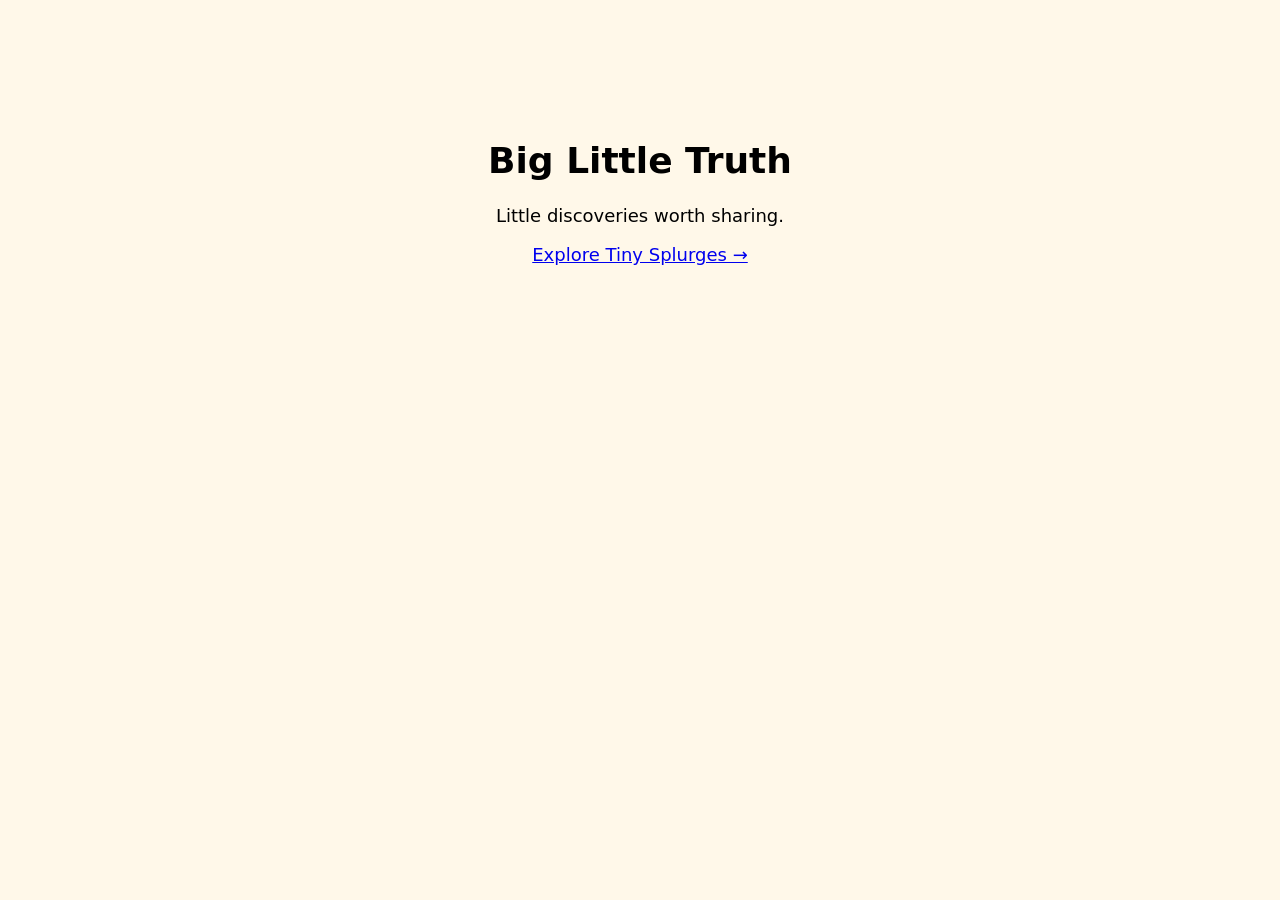
<file: index.html>
<!doctype html><html lang="en"><meta charset="utf-8"><meta name="viewport" content="width=device-width,initial-scale=1"><title>Big Little Truth</title><body style="font:18px system-ui;background:#fff8e9;text-align:center;padding:12vh 20px"><h1>Big Little Truth</h1><p>Little discoveries worth sharing.</p><a href="/tinysplurges/">Explore Tiny Splurges →</a></body></html>
</file>
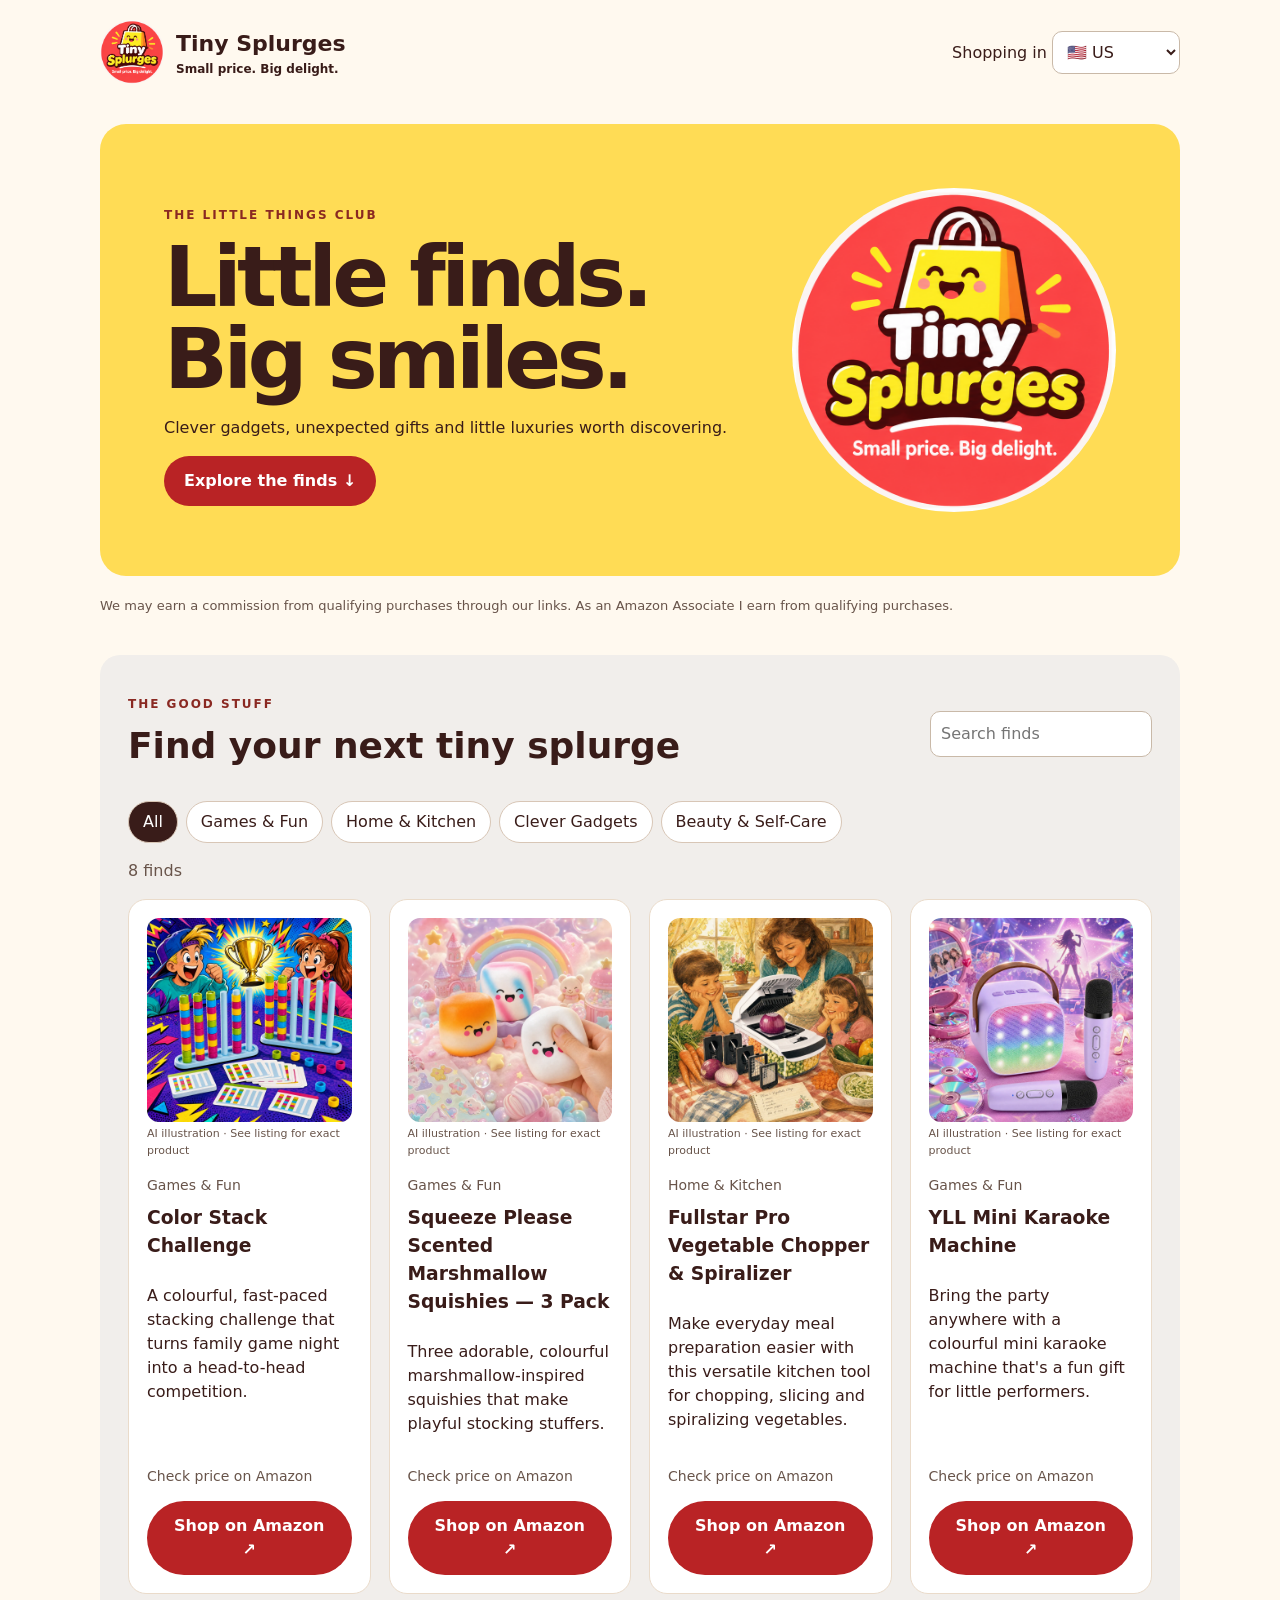
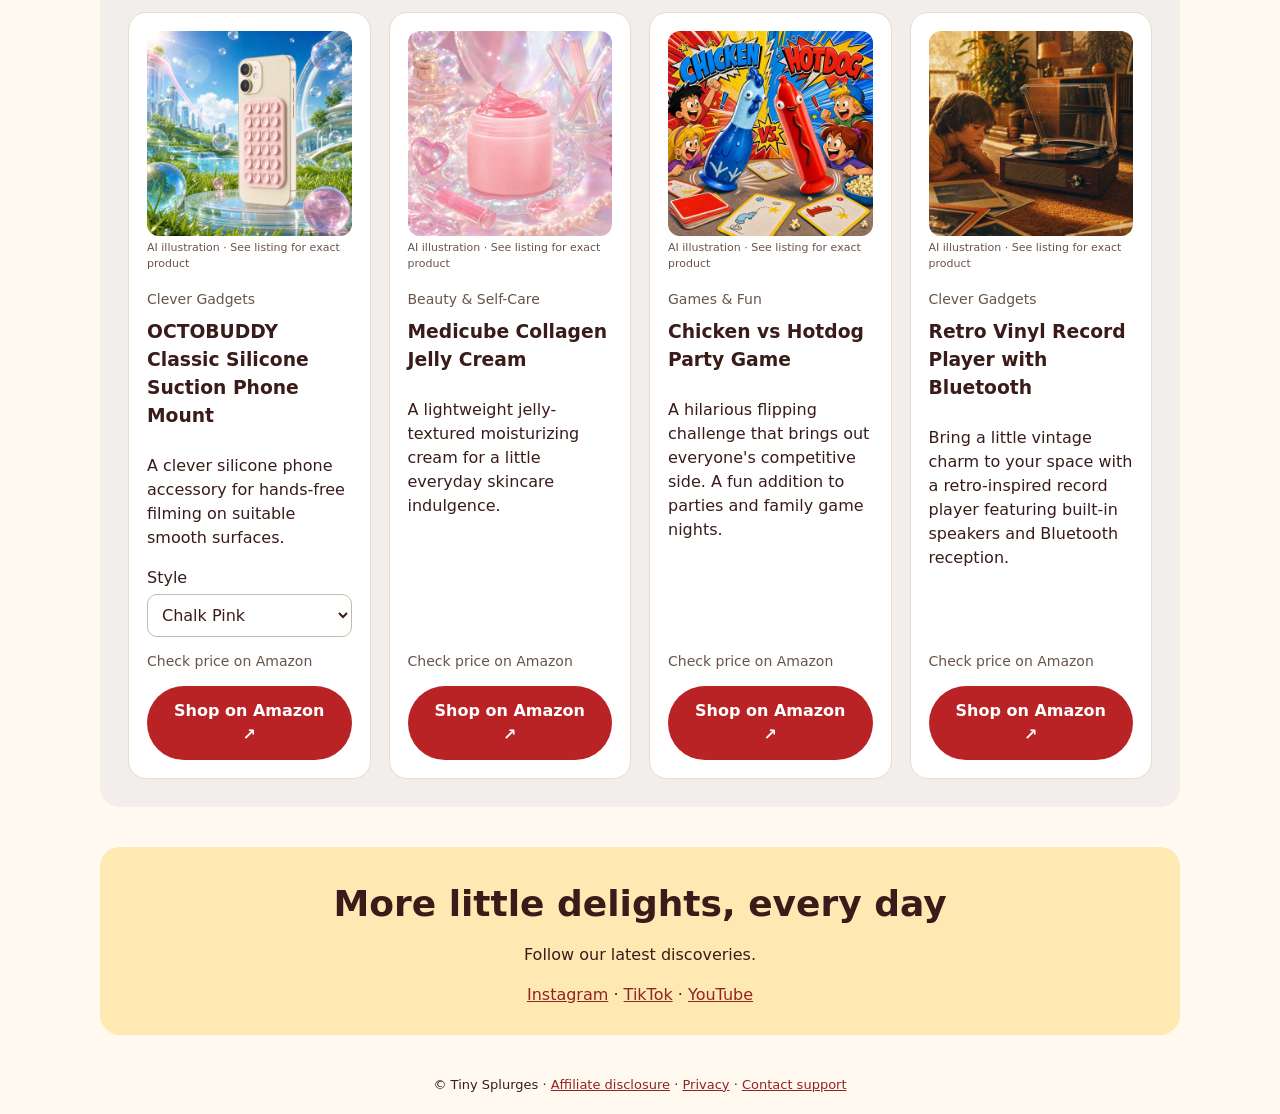
<file: tinysplurges/index.html>
<!doctype html>
<html lang="en">
<head>
  <meta charset="utf-8">
  <meta name="viewport" content="width=device-width,initial-scale=1">
  <title>Tiny Splurges | Small price. Big delight.</title>
  <meta name="description" content="Discover clever gadgets, funny gifts and affordable little luxuries.">
  <link rel="stylesheet" href="styles.css">
  <script defer src="app.js"></script>
</head>
<body>
  <header>
    <a href="./" class="brand">
      <img src="assets/logo.png" alt="Tiny Splurges">
      <span>Tiny Splurges<small>Small price. Big delight.</small></span>
    </a>
    <label>Shopping in
      <select id="region">
        <option value="US">🇺🇸 US</option>
        <option value="CA">🇨🇦 Canada</option>
      </select>
    </label>
  </header>
  <main>
    <section class="hero">
      <div>
        <p class="eyebrow">THE LITTLE THINGS CLUB</p>
        <h1>Little finds.<br>Big smiles.</h1>
        <p>Clever gadgets, unexpected gifts and little luxuries worth discovering.</p>
        <a class="button" href="#finds">Explore the finds ↓</a>
      </div>
      <img src="assets/logo.png" alt="">
    </section>
    <p class="disclosure">We may earn a commission from qualifying purchases through our links. As an Amazon Associate I earn from qualifying purchases.</p>
    <section id="finds">
      <div class="sectionhead">
        <div>
          <p class="eyebrow">THE GOOD STUFF</p>
          <h2>Find your next tiny splurge</h2>
        </div>
        <input id="search" type="search" placeholder="Search finds" aria-label="Search products">
      </div>
      <nav id="filters" aria-label="Product categories"></nav>
      <p id="status" role="status"></p>
      <div id="products" class="products"></div>
    </section>
    <section class="social">
      <h2>More little delights, every day</h2>
      <p>Follow our latest discoveries.</p>
      <a href="https://www.instagram.com/shoptinysplurges/">Instagram</a> ·
      <a href="https://www.tiktok.com/@shoptinysplurges">TikTok</a> ·
      <a href="https://www.youtube.com/@ShopTinySplurges">YouTube</a>
    </section>
  </main>
  <footer>
    © Tiny Splurges · <a href="disclosure.html">Affiliate disclosure</a> ·
    <a href="privacy.html">Privacy</a> ·
    <a href="mailto:support@biglittletruth.com">Contact support</a>
  </footer>
</body>
</html>
</file>
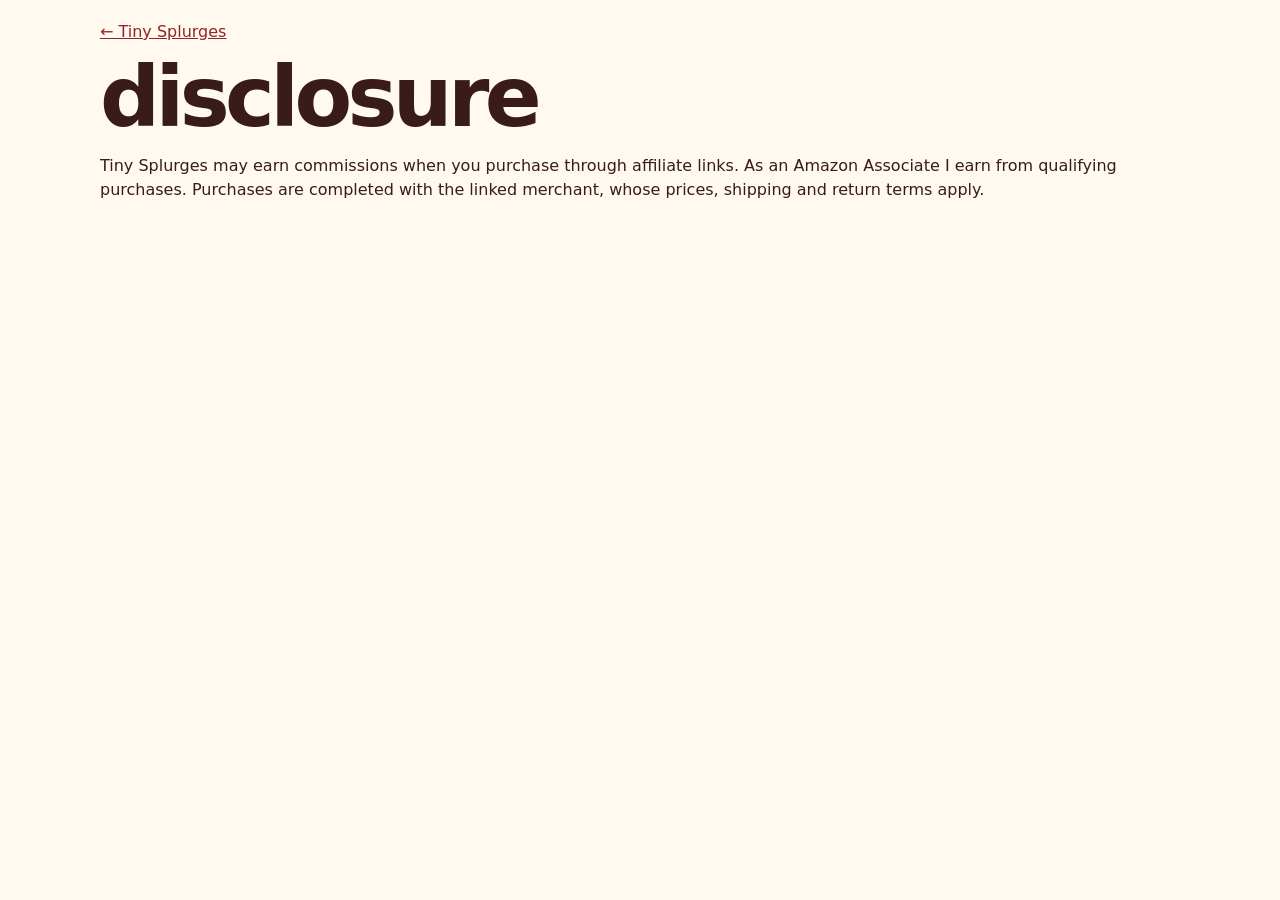
<file: tinysplurges/disclosure.html>
<!doctype html><html lang="en"><meta charset="utf-8"><meta name="viewport" content="width=device-width,initial-scale=1"><title>disclosure | Tiny Splurges</title><link rel="stylesheet" href="styles.css"><main><a href="./">← Tiny Splurges</a><h1>disclosure</h1><p>Tiny Splurges may earn commissions when you purchase through affiliate links. As an Amazon Associate I earn from qualifying purchases. Purchases are completed with the linked merchant, whose prices, shipping and return terms apply.</p></main></html>
</file>
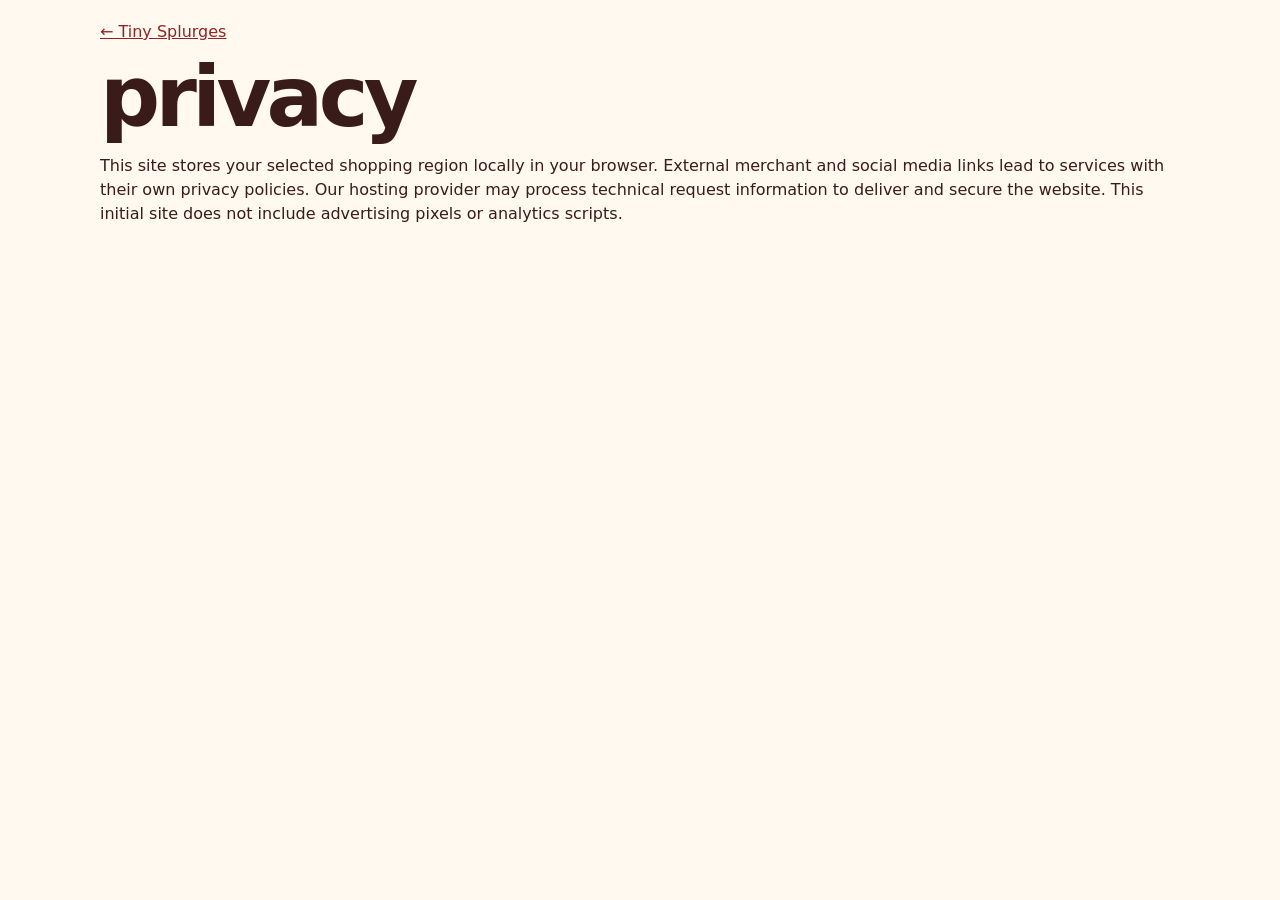
<file: tinysplurges/privacy.html>
<!doctype html><html lang="en"><meta charset="utf-8"><meta name="viewport" content="width=device-width,initial-scale=1"><title>privacy | Tiny Splurges</title><link rel="stylesheet" href="styles.css"><main><a href="./">← Tiny Splurges</a><h1>privacy</h1><p>This site stores your selected shopping region locally in your browser. External merchant and social media links lead to services with their own privacy policies. Our hosting provider may process technical request information to deliver and secure the website. This initial site does not include advertising pixels or analytics scripts.</p></main></html>
</file>
<file: tinysplurges/styles.css>
* { box-sizing: border-box; }
html { scroll-behavior: smooth; }
body { margin: 0; background: #fff9ef; color: #391c19; font: 16px/1.5 system-ui, sans-serif; }
header, main, footer { max-width: 1120px; margin: auto; padding: 20px; }
header { display: flex; justify-content: space-between; align-items: center; gap: 12px; }
.brand { display: flex; align-items: center; gap: 12px; text-decoration: none; color: inherit; font-size: 22px; font-weight: 900; }
.brand img { width: 64px; border-radius: 50%; }
.brand small { display: block; font-size: 12px; font-weight: 600; }
select, input, button { font: inherit; }
select, input { border: 1px solid #c9b9a8; border-radius: 10px; padding: 10px; background: white; color: inherit; }
.hero { background: #ffdc55; border-radius: 26px; padding: clamp(24px, 5vw, 64px); display: flex; align-items: center; justify-content: space-between; gap: 20px; }
.hero img { width: 34%; border-radius: 50%; }
.eyebrow { font-size: 12px; font-weight: 900; letter-spacing: 2px; color: #8a2922; }
h1 { font-size: clamp(42px, 7vw, 84px); line-height: .98; letter-spacing: -.055em; margin: 12px 0; }
h2 { font-size: clamp(24px, 4vw, 36px); line-height: 1.15; margin: 8px 0 18px; }
.button { display: inline-block; background: #b92325; color: white; padding: 13px 20px; border-radius: 999px; text-decoration: none; font-weight: 800; }
.disclosure { font-size: 13px; color: #68544a; margin: 20px 0 40px; }
.sectionhead { display: flex; justify-content: space-between; align-items: center; gap: 15px; }
nav { display: flex; flex-wrap: wrap; gap: 8px; margin: 16px 0; }
nav button { border: 1px solid #d8c6b6; background: white; border-radius: 999px; padding: 8px 14px; cursor: pointer; color: inherit; }
nav button[aria-pressed=true] { background: #391c19; color: white; }
.products { display: grid; grid-template-columns: repeat(auto-fit, minmax(220px, 1fr)); gap: 18px; }
.product { background: white; border: 1px solid #eadbca; border-radius: 18px; padding: 18px; }
.product img { width: 100%; aspect-ratio: 1; object-fit: contain; }
.product h3 { margin: 8px 0; }
.product .button { width: 100%; text-align: center; }
.social { margin-top: 40px; background: #ffe9b3; border-radius: 20px; padding: 28px; text-align: center; }
a { color: #922323; }
footer { text-align: center; font-size: 13px; }
#status { color: #68544a; }
:focus-visible { outline: 3px solid #1559a5; outline-offset: 3px; }

@media (max-width: 600px) {
  header { padding: 12px; }
  .brand { font-size: 17px; }
  .brand img { width: 44px; }
  header label { font-size: 12px; }
  main { padding: 12px; }
  .hero img { width: 28%; }
  .sectionhead { display: block; }
  .sectionhead input { width: 100%; }
  .products { grid-template-columns: repeat(2, minmax(0, 1fr)); gap: 10px; }
  .product { padding: 12px; }
  .product .button { font-size: 13px; }
}

#finds {
  background: #f1eeeb;
  border-radius: 20px;
  padding: clamp(14px, 3vw, 28px);
}

.product {
  display: flex;
  flex-direction: column;
  min-width: 0;
  overflow-wrap: anywhere;
}

.product-placeholder {
  display: grid;
  place-items: center;
  aspect-ratio: 1;
  padding: 10px;
  border: 1px dashed #a39285;
  border-radius: 12px;
  background: #f6f3f0;
  color: #68544a;
  text-align: center;
  font-size: .875rem;
}

.product-category, .product-price {
  color: #68544a;
  font-size: .875rem;
}

.product-category { margin: 12px 0 0; }
.product-actions { margin-top: auto; }

.product-variant {
  display: grid;
  gap: 4px;
}

.product-variant select { width: 100%; }

@media (max-width: 420px) {
  .products { grid-template-columns: minmax(0, 1fr); }
}
.product-media img { display:block; border-radius:12px; }
.image-note { font-size:11px; color:#68544a; margin:4px 0; }
</file>
